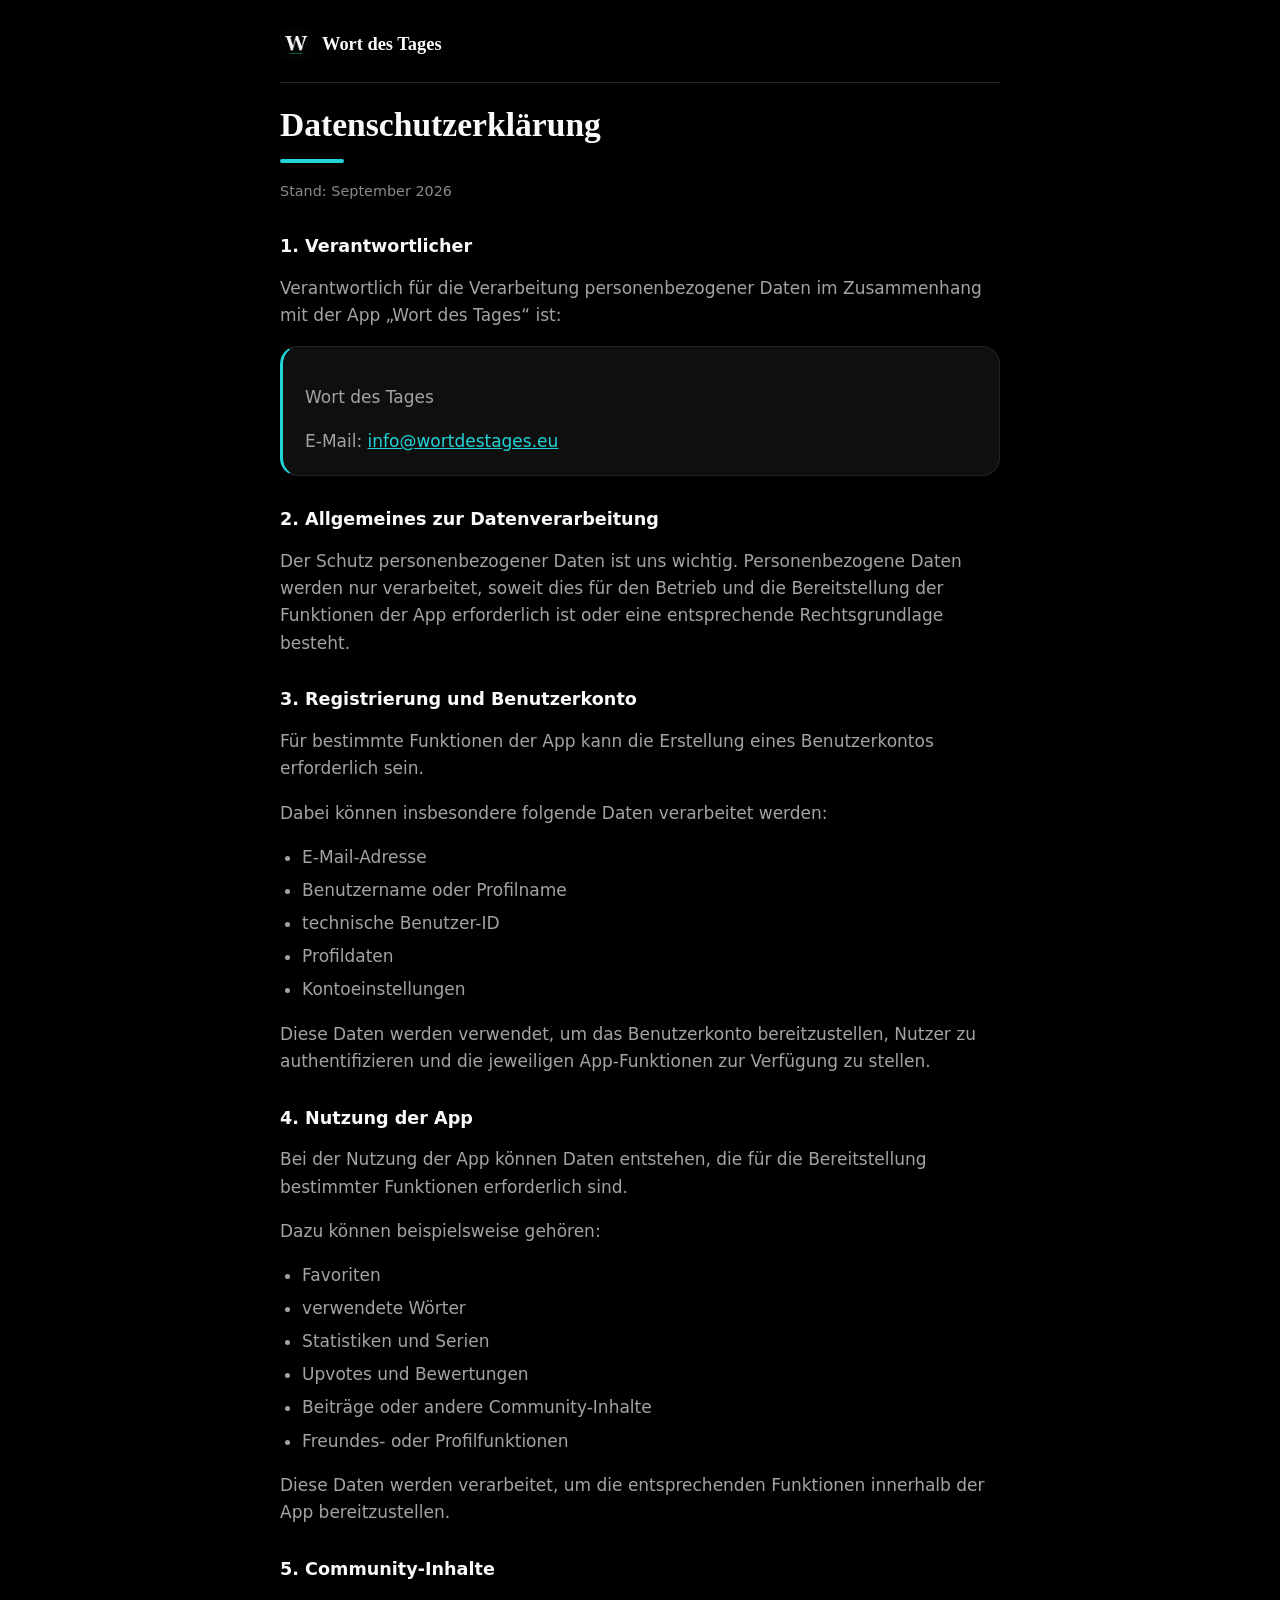
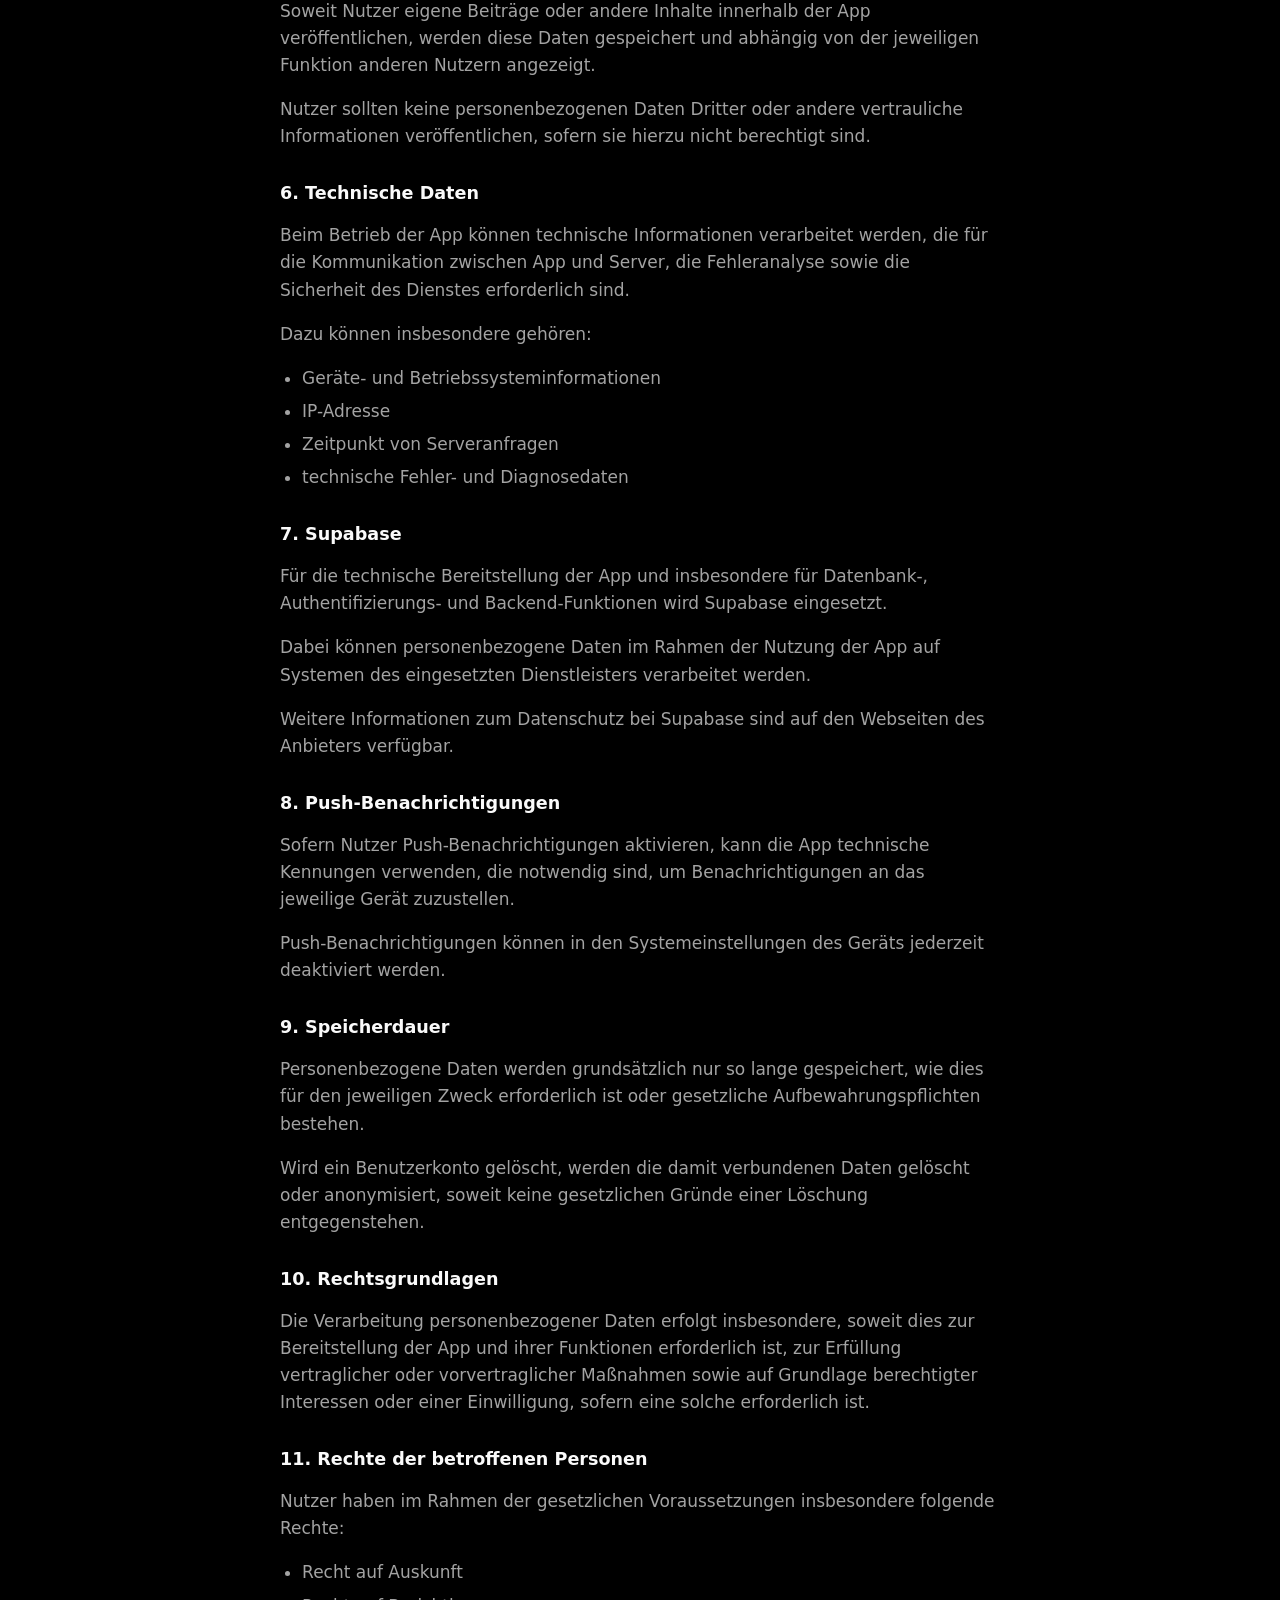
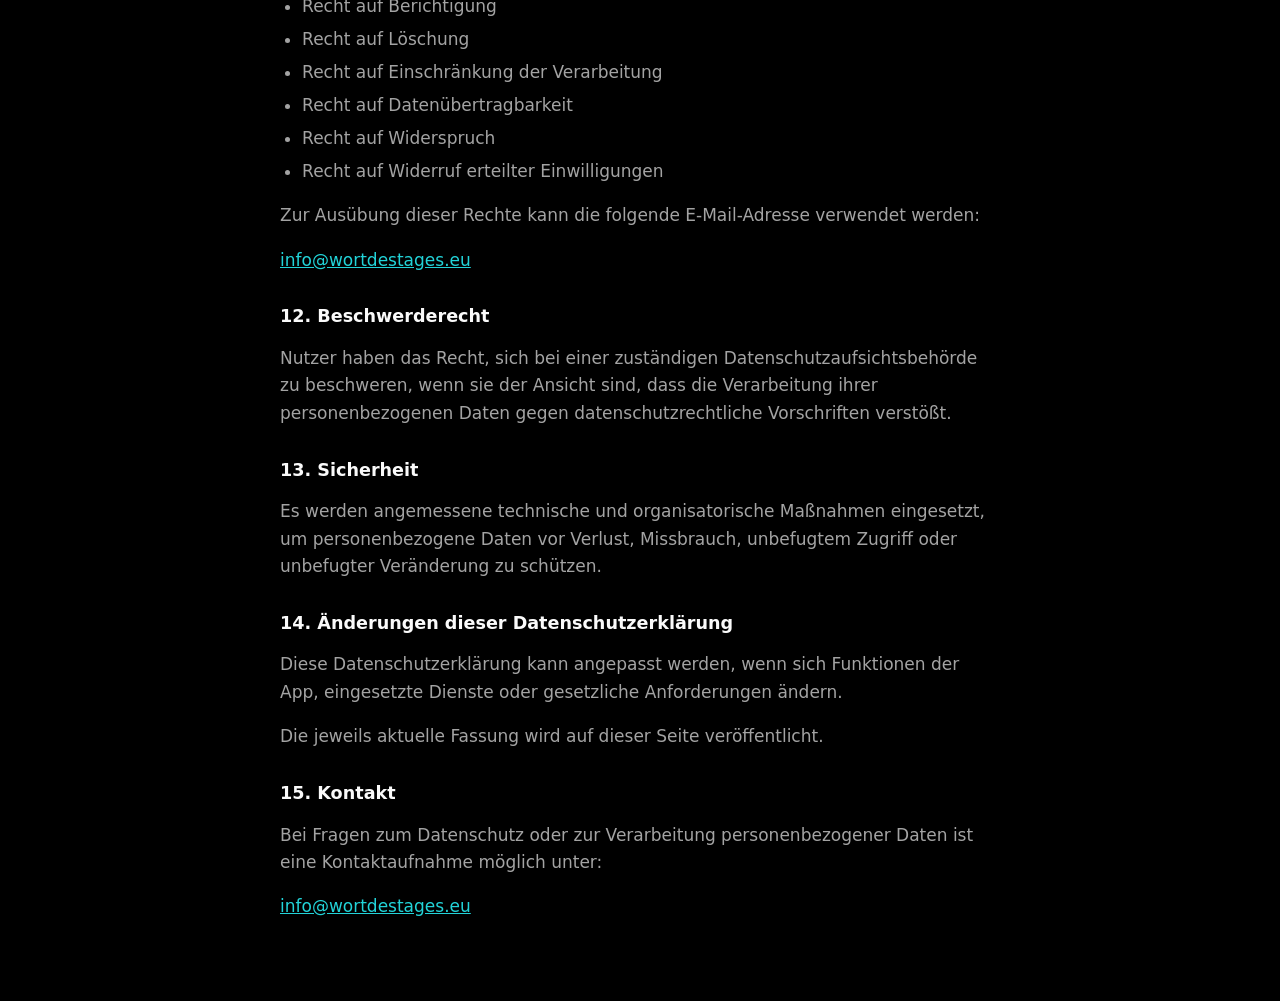
<file: index.html>
<!doctype html>
<html lang="de"><head><meta charset="utf-8"><meta name="viewport" content="width=device-width,initial-scale=1"><title>Datenschutzerklärung – Wort des Tages</title><link rel="icon" href="wort-icon.webp" type="image/webp"><link rel="stylesheet" href="style.css"></head>
<body><main><a class="brand" href="https://neverever007.github.io/wort-des-tages-website/"><img src="wort-icon.webp" alt="">Wort des Tages</a>

  <h1>Datenschutzerklärung</h1>

  <p class="subtitle">
    Stand: September 2026
  </p>

  <h2>1. Verantwortlicher</h2>

  <p>
    Verantwortlich für die Verarbeitung personenbezogener Daten
    im Zusammenhang mit der App „Wort des Tages“ ist:
  </p>

  <div class="box">
    <p>
      Wort des Tages
    </p>

    <p>
      E-Mail:
      <a href="mailto:info@wortdestages.eu">
        info@wortdestages.eu
      </a>
    </p>
  </div>


  <h2>2. Allgemeines zur Datenverarbeitung</h2>

  <p>
    Der Schutz personenbezogener Daten ist uns wichtig.
    Personenbezogene Daten werden nur verarbeitet, soweit dies
    für den Betrieb und die Bereitstellung der Funktionen der App
    erforderlich ist oder eine entsprechende Rechtsgrundlage besteht.
  </p>


  <h2>3. Registrierung und Benutzerkonto</h2>

  <p>
    Für bestimmte Funktionen der App kann die Erstellung eines
    Benutzerkontos erforderlich sein.
  </p>

  <p>
    Dabei können insbesondere folgende Daten verarbeitet werden:
  </p>

  <ul>
    <li>E-Mail-Adresse</li>
    <li>Benutzername oder Profilname</li>
    <li>technische Benutzer-ID</li>
    <li>Profildaten</li>
    <li>Kontoeinstellungen</li>
  </ul>

  <p>
    Diese Daten werden verwendet, um das Benutzerkonto bereitzustellen,
    Nutzer zu authentifizieren und die jeweiligen App-Funktionen
    zur Verfügung zu stellen.
  </p>


  <h2>4. Nutzung der App</h2>

  <p>
    Bei der Nutzung der App können Daten entstehen, die für die
    Bereitstellung bestimmter Funktionen erforderlich sind.
  </p>

  <p>
    Dazu können beispielsweise gehören:
  </p>

  <ul>
    <li>Favoriten</li>
    <li>verwendete Wörter</li>
    <li>Statistiken und Serien</li>
    <li>Upvotes und Bewertungen</li>
    <li>Beiträge oder andere Community-Inhalte</li>
    <li>Freundes- oder Profilfunktionen</li>
  </ul>

  <p>
    Diese Daten werden verarbeitet, um die entsprechenden Funktionen
    innerhalb der App bereitzustellen.
  </p>


  <h2>5. Community-Inhalte</h2>

  <p>
    Soweit Nutzer eigene Beiträge oder andere Inhalte innerhalb
    der App veröffentlichen, werden diese Daten gespeichert und
    abhängig von der jeweiligen Funktion anderen Nutzern angezeigt.
  </p>

  <p>
    Nutzer sollten keine personenbezogenen Daten Dritter oder andere
    vertrauliche Informationen veröffentlichen, sofern sie hierzu
    nicht berechtigt sind.
  </p>


  <h2>6. Technische Daten</h2>

  <p>
    Beim Betrieb der App können technische Informationen verarbeitet
    werden, die für die Kommunikation zwischen App und Server,
    die Fehleranalyse sowie die Sicherheit des Dienstes erforderlich sind.
  </p>

  <p>
    Dazu können insbesondere gehören:
  </p>

  <ul>
    <li>Geräte- und Betriebssysteminformationen</li>
    <li>IP-Adresse</li>
    <li>Zeitpunkt von Serveranfragen</li>
    <li>technische Fehler- und Diagnosedaten</li>
  </ul>


  <h2>7. Supabase</h2>

  <p>
    Für die technische Bereitstellung der App und insbesondere
    für Datenbank-, Authentifizierungs- und Backend-Funktionen
    wird Supabase eingesetzt.
  </p>

  <p>
    Dabei können personenbezogene Daten im Rahmen der Nutzung
    der App auf Systemen des eingesetzten Dienstleisters verarbeitet werden.
  </p>

  <p>
    Weitere Informationen zum Datenschutz bei Supabase sind auf
    den Webseiten des Anbieters verfügbar.
  </p>


  <h2>8. Push-Benachrichtigungen</h2>

  <p>
    Sofern Nutzer Push-Benachrichtigungen aktivieren, kann die App
    technische Kennungen verwenden, die notwendig sind, um
    Benachrichtigungen an das jeweilige Gerät zuzustellen.
  </p>

  <p>
    Push-Benachrichtigungen können in den Systemeinstellungen des
    Geräts jederzeit deaktiviert werden.
  </p>


  <h2>9. Speicherdauer</h2>

  <p>
    Personenbezogene Daten werden grundsätzlich nur so lange gespeichert,
    wie dies für den jeweiligen Zweck erforderlich ist oder gesetzliche
    Aufbewahrungspflichten bestehen.
  </p>

  <p>
    Wird ein Benutzerkonto gelöscht, werden die damit verbundenen Daten
    gelöscht oder anonymisiert, soweit keine gesetzlichen Gründe einer
    Löschung entgegenstehen.
  </p>


  <h2>10. Rechtsgrundlagen</h2>

  <p>
    Die Verarbeitung personenbezogener Daten erfolgt insbesondere,
    soweit dies zur Bereitstellung der App und ihrer Funktionen
    erforderlich ist, zur Erfüllung vertraglicher oder vorvertraglicher
    Maßnahmen sowie auf Grundlage berechtigter Interessen oder einer
    Einwilligung, sofern eine solche erforderlich ist.
  </p>


  <h2>11. Rechte der betroffenen Personen</h2>

  <p>
    Nutzer haben im Rahmen der gesetzlichen Voraussetzungen insbesondere
    folgende Rechte:
  </p>

  <ul>
    <li>Recht auf Auskunft</li>
    <li>Recht auf Berichtigung</li>
    <li>Recht auf Löschung</li>
    <li>Recht auf Einschränkung der Verarbeitung</li>
    <li>Recht auf Datenübertragbarkeit</li>
    <li>Recht auf Widerspruch</li>
    <li>Recht auf Widerruf erteilter Einwilligungen</li>
  </ul>

  <p>
    Zur Ausübung dieser Rechte kann die folgende E-Mail-Adresse
    verwendet werden:
  </p>

  <p>
    <a href="mailto:info@wortdestages.eu">
      info@wortdestages.eu
    </a>
  </p>


  <h2>12. Beschwerderecht</h2>

  <p>
    Nutzer haben das Recht, sich bei einer zuständigen
    Datenschutzaufsichtsbehörde zu beschweren, wenn sie der Ansicht sind,
    dass die Verarbeitung ihrer personenbezogenen Daten gegen
    datenschutzrechtliche Vorschriften verstößt.
  </p>


  <h2>13. Sicherheit</h2>

  <p>
    Es werden angemessene technische und organisatorische Maßnahmen
    eingesetzt, um personenbezogene Daten vor Verlust, Missbrauch,
    unbefugtem Zugriff oder unbefugter Veränderung zu schützen.
  </p>


  <h2>14. Änderungen dieser Datenschutzerklärung</h2>

  <p>
    Diese Datenschutzerklärung kann angepasst werden, wenn sich
    Funktionen der App, eingesetzte Dienste oder gesetzliche
    Anforderungen ändern.
  </p>

  <p>
    Die jeweils aktuelle Fassung wird auf dieser Seite veröffentlicht.
  </p>


  <h2>15. Kontakt</h2>

  <p>
    Bei Fragen zum Datenschutz oder zur Verarbeitung personenbezogener
    Daten ist eine Kontaktaufnahme möglich unter:
  </p>

  <p>
    <a href="mailto:info@wortdestages.eu">
      info@wortdestages.eu
    </a>
  </p>

</main></body></html>
</file>
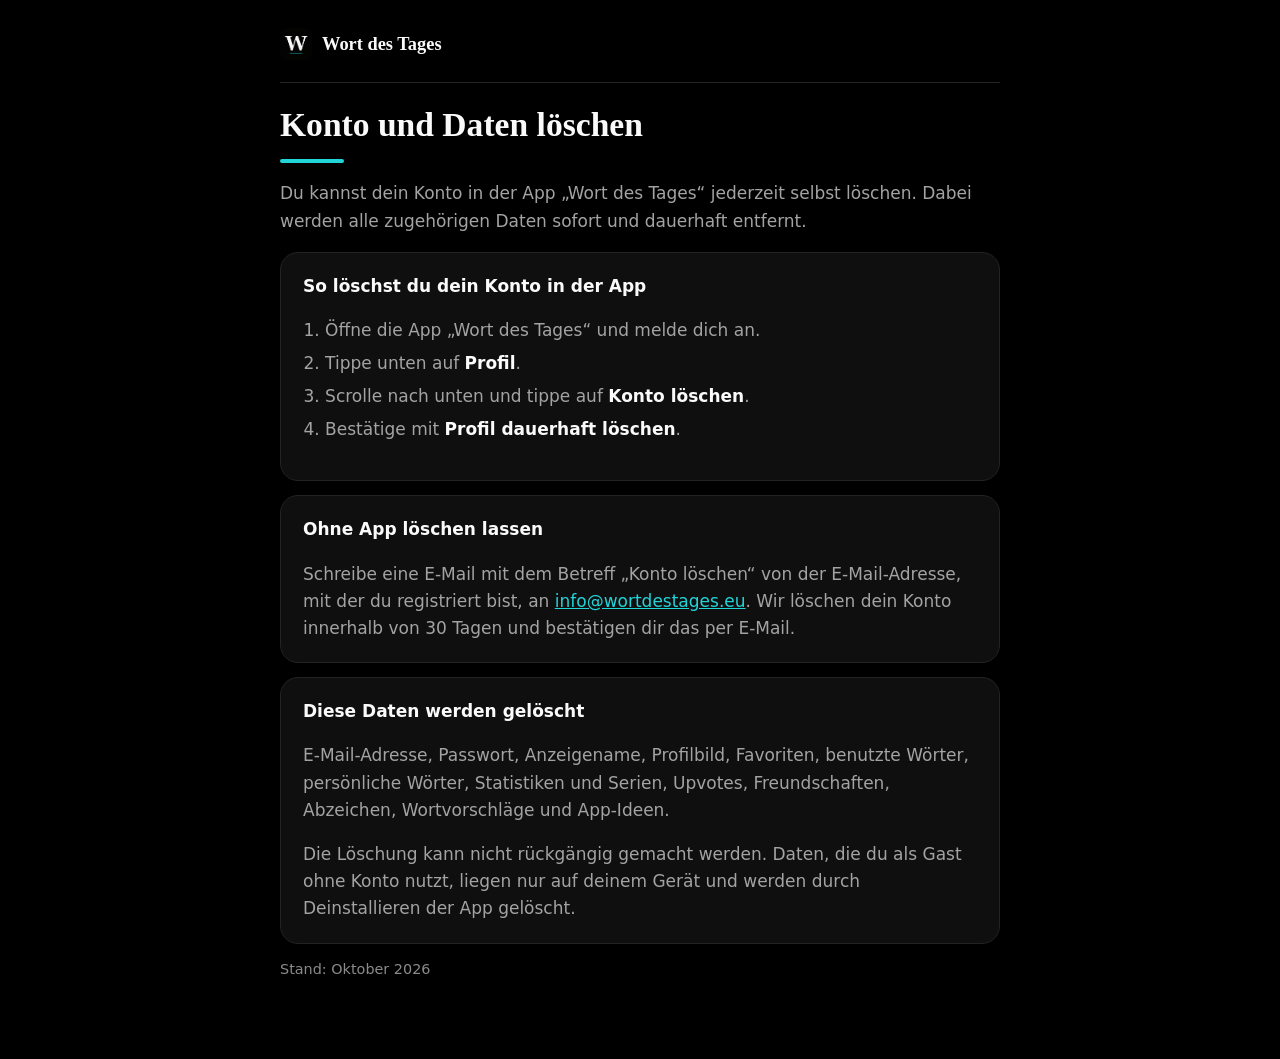
<file: account-loeschen.html>
<!doctype html>
<html lang="de"><head><meta charset="utf-8"><meta name="viewport" content="width=device-width,initial-scale=1"><title>Konto und Daten löschen – Wort des Tages</title><link rel="icon" href="wort-icon.webp" type="image/webp"><link rel="stylesheet" href="style.css"></head>
<body><main><a class="brand" href="https://neverever007.github.io/wort-des-tages-website/"><img src="wort-icon.webp" alt="">Wort des Tages</a>
<h1>Konto und Daten löschen</h1>
<p>Du kannst dein Konto in der App „Wort des Tages“ jederzeit selbst löschen. Dabei werden alle zugehörigen Daten sofort und dauerhaft entfernt.</p>
<div class="card"><strong>So löschst du dein Konto in der App</strong>
<ol><li>Öffne die App „Wort des Tages“ und melde dich an.</li><li>Tippe unten auf <strong>Profil</strong>.</li><li>Scrolle nach unten und tippe auf <strong>Konto löschen</strong>.</li><li>Bestätige mit <strong>Profil dauerhaft löschen</strong>.</li></ol></div>
<div class="card"><strong>Ohne App löschen lassen</strong>
<p>Schreibe eine E-Mail mit dem Betreff „Konto löschen“ von der E-Mail-Adresse, mit der du registriert bist, an <a href="mailto:info@wortdestages.eu">info@wortdestages.eu</a>. Wir löschen dein Konto innerhalb von 30 Tagen und bestätigen dir das per E-Mail.</p></div>
<div class="card"><strong>Diese Daten werden gelöscht</strong>
<p>E-Mail-Adresse, Passwort, Anzeigename, Profilbild, Favoriten, benutzte Wörter, persönliche Wörter, Statistiken und Serien, Upvotes, Freundschaften, Abzeichen, Wortvorschläge und App-Ideen.</p>
<p>Die Löschung kann nicht rückgängig gemacht werden. Daten, die du als Gast ohne Konto nutzt, liegen nur auf deinem Gerät und werden durch Deinstallieren der App gelöscht.</p></div>
<p class="muted">Stand: Oktober 2026</p>
</main></body></html>
</file>
<file: style.css>
/* Rechtliches „Wort des Tages“: gleicher Aufbau wie bei „Zitat des Tages“, im Stil des W-Logos (Schwarz + Türkis) */
:root{--bg:#000;--line:#232326;--text:#fafafa;--soft:#a3a3a3;--card:#0f0f10;--accent:#22d3d8;color-scheme:dark}
*{box-sizing:border-box}
body{margin:0;background:var(--bg);color:var(--text);font:17px/1.6 system-ui,-apple-system,"Segoe UI",Roboto,sans-serif;padding:0 20px}
main{max-width:720px;margin:0 auto;padding:28px 0 64px}
a{color:var(--accent)}
.brand{display:flex;align-items:center;gap:10px;color:var(--text);font:600 1.15rem/1 "Iowan Old Style","Palatino Linotype",Palatino,Georgia,serif;text-decoration:none;padding-bottom:22px;margin-bottom:22px;border-bottom:1px solid var(--line)}
.brand img{width:32px;height:32px;border-radius:8px}
h1{font:600 2.1rem/1.2 "Iowan Old Style","Palatino Linotype",Palatino,Georgia,serif;margin:.2em 0 .5em}
h1::after{content:"";display:block;width:64px;height:4px;border-radius:2px;background:var(--accent);margin-top:14px}
h2{font:600 1.1rem/1.3 system-ui,-apple-system,"Segoe UI",Roboto,sans-serif;margin:1.8em 0 .5em}
p,li{color:var(--soft)}
ul,ol{padding-left:1.3em}
li{margin:.35em 0}
strong{color:var(--text)}
.subtitle,.muted{color:var(--soft);font-size:.9rem;opacity:.85}
.card,.box{background:var(--card);border:1px solid var(--line);border-radius:18px;padding:20px 22px;margin:14px 0}
.box{border-left:3px solid var(--accent)}
.card > a:only-child{display:block;text-decoration:none;color:var(--text)}
.card > a:only-child::after{content:" →";color:var(--accent)}
.card p:last-child,.box p:last-child{margin-bottom:0}
.site{margin-top:32px;font-size:.9rem}
</file>
